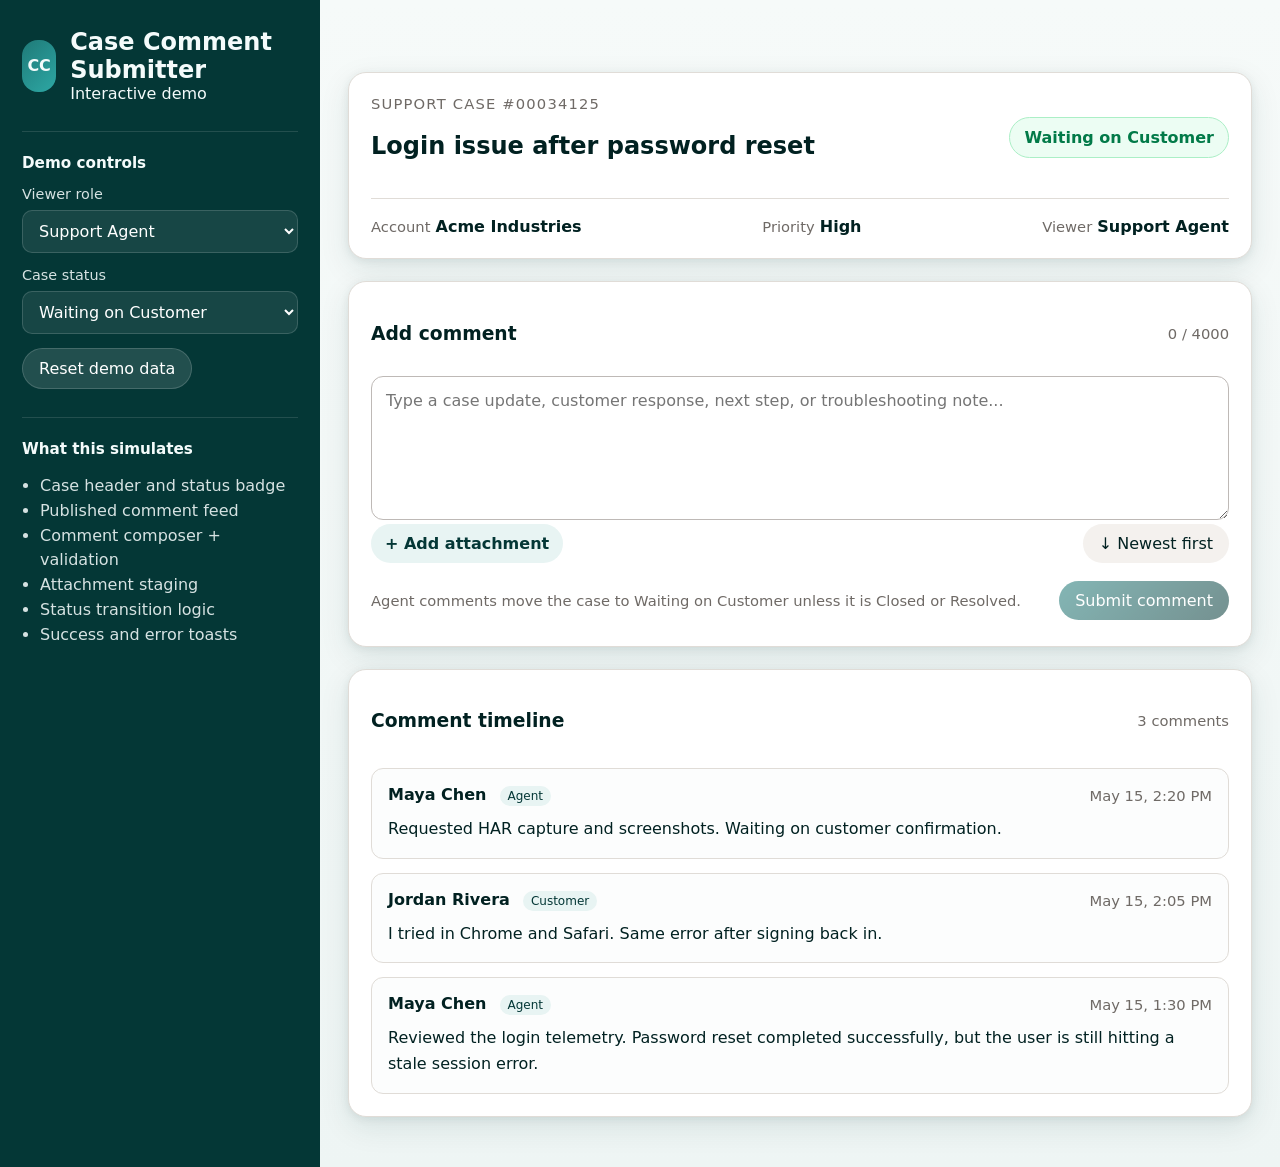
<file: demo/index.html>
<!DOCTYPE html>
<html lang="en">
<head>
  <meta charset="UTF-8" />
  <meta name="viewport" content="width=device-width, initial-scale=1.0" />
  <title>Case Comment Submitter Demo</title>
  <link rel="stylesheet" href="styles.css" />
</head>
<body>
  <div class="page-shell">
    <aside class="sidebar">
      <div class="sidebar__brand">
        <div class="sidebar__logo">CC</div>
        <div>
          <h1>Case Comment Submitter</h1>
          <p>Interactive demo</p>
        </div>
      </div>

      <section class="sidebar__section">
        <h2>Demo controls</h2>
        <label class="field">
          <span>Viewer role</span>
          <select id="viewerRole">
            <option value="agent">Support Agent</option>
            <option value="customer">Customer</option>
          </select>
        </label>

        <label class="field">
          <span>Case status</span>
          <select id="caseStatus">
            <option value="New">New</option>
            <option value="In Progress">In Progress</option>
            <option value="Waiting on Customer" selected>Waiting on Customer</option>
            <option value="Resolved">Resolved</option>
            <option value="Closed">Closed</option>
          </select>
        </label>

        <button id="resetDemo" class="btn btn--secondary">Reset demo data</button>
      </section>

      <section class="sidebar__section">
        <h2>What this simulates</h2>
        <ul>
          <li>Case header and status badge</li>
          <li>Published comment feed</li>
          <li>Comment composer + validation</li>
          <li>Attachment staging</li>
          <li>Status transition logic</li>
          <li>Success and error toasts</li>
        </ul>
      </section>
    </aside>

    <main class="demo-area">
      <div id="toast" class="toast" aria-live="polite"></div>

      <section class="card case-card">
        <div class="case-card__header">
          <div>
            <div class="eyebrow" id="caseNumber">Support Case #00034125</div>
            <h2 id="caseSubject">Login issue after password reset</h2>
          </div>
          <div id="statusBadge" class="status-badge status-badge--waiting">Waiting on Customer</div>
        </div>

        <div class="case-meta">
          <div>
            <span class="meta-label">Account</span>
            <strong>Acme Industries</strong>
          </div>
          <div>
            <span class="meta-label">Priority</span>
            <strong>High</strong>
          </div>
          <div>
            <span class="meta-label">Viewer</span>
            <strong id="viewerLabel">Support Agent</strong>
          </div>
        </div>
      </section>

      <section class="card composer-card">
        <div class="section-header">
          <h3>Add comment</h3>
          <span id="charCount" class="char-count">0 / 4000</span>
        </div>

        <textarea
          id="commentInput"
          class="comment-input"
          rows="6"
          placeholder="Type a case update, customer response, next step, or troubleshooting note..."
        ></textarea>

        <div class="toolbar">
          <label class="upload-chip" for="attachmentInput">+ Add attachment</label>
          <input id="attachmentInput" type="file" multiple hidden />
          <button id="sortToggle" class="btn btn--ghost">↓ Newest first</button>
        </div>

        <div id="attachmentList" class="attachment-list"></div>

        <div class="composer-actions">
          <p class="helper-text" id="statusHint">Agent comments move the case to Waiting on Customer unless it is Closed or Resolved.</p>
          <button id="submitButton" class="btn btn--primary" disabled>Submit comment</button>
        </div>
      </section>

      <section class="card comments-card">
        <div class="section-header">
          <h3>Comment timeline</h3>
          <span id="commentCount" class="comment-count">3 comments</span>
        </div>

        <div id="emptyState" class="empty-state hidden">
          <p>No comments yet. Add the first update above.</p>
        </div>

        <div id="commentsList" class="comments-list"></div>
      </section>
    </main>
  </div>

  <script src="app.js"></script>
</body>
</html>
</file>
<file: demo/styles.css>
:root {
  --teal: #1f7a78;
  --teal-dark: #043736;
  --teal-light: #e8f4f3;
  --teal-mid: #c2dfde;
  --orange: #b94b01;
  --paper: #f7f1ed;
  --white: #ffffff;
  --grey-100: #f4f1ee;
  --grey-200: #e0dcd7;
  --grey-300: #beb9b6;
  --grey-500: #6f6a66;
  --ink: #012121;
  --danger: #b42318;
  --success: #027a48;
  --warning: #b54708;
  --shadow: 0 10px 30px rgba(4, 55, 54, 0.1), 0 2px 8px rgba(4, 55, 54, 0.08);
  --radius-lg: 18px;
  --radius-md: 12px;
  --radius-sm: 8px;
}

* {
  box-sizing: border-box;
}

body {
  margin: 0;
  font-family: Inter, system-ui, -apple-system, BlinkMacSystemFont, "Segoe UI", sans-serif;
  color: var(--ink);
  background: linear-gradient(180deg, #f6faf9 0%, #eef5f4 100%);
}

.page-shell {
  min-height: 100vh;
  display: grid;
  grid-template-columns: 320px 1fr;
}

.sidebar {
  background: var(--teal-dark);
  color: #f4fbfb;
  padding: 28px 22px;
}

.sidebar__brand {
  display: flex;
  gap: 14px;
  align-items: center;
  margin-bottom: 28px;
}

.sidebar__logo {
  width: 52px;
  height: 52px;
  border-radius: 16px;
  display: grid;
  place-items: center;
  background: linear-gradient(135deg, var(--teal) 0%, #2da7a4 100%);
  font-weight: 800;
}

.sidebar h1,
.sidebar h2,
.sidebar p {
  margin: 0;
}

.sidebar__section {
  margin-top: 28px;
  padding-top: 22px;
  border-top: 1px solid rgba(255,255,255,.12);
}

.sidebar__section h2 {
  font-size: 0.95rem;
  margin-bottom: 14px;
}

.sidebar ul {
  padding-left: 18px;
  color: rgba(244, 251, 251, 0.88);
  line-height: 1.55;
}

.field {
  display: grid;
  gap: 8px;
  margin-bottom: 14px;
}

.field span {
  font-size: 0.9rem;
  color: rgba(244, 251, 251, 0.88);
}

select,
textarea,
button {
  font: inherit;
}

select {
  width: 100%;
  border: 1px solid rgba(255,255,255,.15);
  border-radius: 10px;
  background: rgba(255,255,255,.08);
  color: white;
  padding: 10px 12px;
}

.demo-area {
  padding: 28px;
}

.card {
  background: var(--white);
  border: 1px solid var(--grey-200);
  border-radius: var(--radius-lg);
  box-shadow: var(--shadow);
  padding: 22px;
  margin-bottom: 22px;
}

.case-card__header,
.section-header,
.composer-actions,
.toolbar,
.case-meta {
  display: flex;
  justify-content: space-between;
  align-items: center;
  gap: 12px;
}

.case-meta {
  margin-top: 18px;
  padding-top: 18px;
  border-top: 1px solid var(--grey-200);
  flex-wrap: wrap;
}

.meta-label,
.eyebrow,
.helper-text,
.comment-count,
.char-count {
  color: var(--grey-500);
  font-size: 0.92rem;
}

.eyebrow {
  text-transform: uppercase;
  letter-spacing: 0.08em;
  margin-bottom: 6px;
}

.status-badge {
  padding: 10px 14px;
  border-radius: 999px;
  font-weight: 700;
  border: 1px solid transparent;
}

.status-badge--new { background: #eef4ff; color: #1d4ed8; border-color: #c7d7fe; }
.status-badge--progress { background: #fff7ed; color: #c2410c; border-color: #fed7aa; }
.status-badge--waiting { background: #ecfdf3; color: #027a48; border-color: #abefc6; }
.status-badge--resolved,
.status-badge--closed { background: #f4f4f5; color: #3f3f46; border-color: #d4d4d8; }

.comment-input {
  width: 100%;
  resize: vertical;
  border-radius: var(--radius-md);
  border: 1px solid var(--grey-300);
  padding: 14px;
  min-height: 140px;
  margin-top: 14px;
}

.comment-input:focus,
select:focus {
  outline: 3px solid rgba(31, 122, 120, 0.2);
  border-color: var(--teal);
}

.btn {
  border: none;
  border-radius: 999px;
  padding: 10px 16px;
  cursor: pointer;
  transition: transform 0.15s ease, opacity 0.15s ease, background 0.15s ease;
}

.btn:hover { transform: translateY(-1px); }
.btn:disabled { opacity: .55; cursor: not-allowed; transform: none; }

.btn--primary {
  background: linear-gradient(135deg, var(--teal) 0%, var(--teal-dark) 100%);
  color: white;
}

.btn--secondary {
  background: rgba(255,255,255,.12);
  color: white;
  border: 1px solid rgba(255,255,255,.16);
}

.btn--ghost {
  background: var(--grey-100);
  color: var(--ink);
}

.upload-chip {
  display: inline-flex;
  align-items: center;
  gap: 8px;
  padding: 10px 14px;
  border-radius: 999px;
  background: var(--teal-light);
  color: var(--teal-dark);
  cursor: pointer;
  font-weight: 600;
}

.attachment-list {
  display: flex;
  flex-wrap: wrap;
  gap: 10px;
  margin-top: 14px;
}

.attachment-pill {
  display: inline-flex;
  align-items: center;
  gap: 8px;
  padding: 8px 12px;
  border-radius: 999px;
  background: var(--paper);
  border: 1px solid var(--grey-200);
}

.attachment-pill button {
  border: none;
  background: transparent;
  cursor: pointer;
  color: var(--grey-500);
}

.comments-list {
  display: grid;
  gap: 14px;
  margin-top: 18px;
}

.comment-item {
  border: 1px solid var(--grey-200);
  border-radius: var(--radius-md);
  padding: 16px;
  background: #fcfdfd;
}

.comment-item__header {
  display: flex;
  justify-content: space-between;
  gap: 12px;
  align-items: center;
  margin-bottom: 10px;
}

.comment-item__author {
  font-weight: 700;
}

.comment-item__role {
  display: inline-block;
  margin-left: 8px;
  padding: 3px 8px;
  border-radius: 999px;
  font-size: 0.75rem;
  background: var(--teal-light);
  color: var(--teal-dark);
}

.comment-item__body {
  white-space: pre-wrap;
  line-height: 1.6;
}

.toast {
  position: sticky;
  top: 20px;
  margin-bottom: 16px;
  padding: 14px 16px;
  border-radius: 14px;
  background: #101828;
  color: white;
  opacity: 0;
  transform: translateY(-8px);
  pointer-events: none;
  transition: opacity .2s ease, transform .2s ease;
}

.toast.show {
  opacity: 1;
  transform: translateY(0);
}

.toast--success { background: #065f46; }
.toast--error { background: #991b1b; }

.hidden {
  display: none !important;
}

@media (max-width: 960px) {
  .page-shell {
    grid-template-columns: 1fr;
  }

  .sidebar {
    padding-bottom: 10px;
  }

  .demo-area {
    padding: 18px;
  }

  .case-card__header,
  .section-header,
  .composer-actions,
  .toolbar {
    flex-direction: column;
    align-items: stretch;
  }
}
</file>
